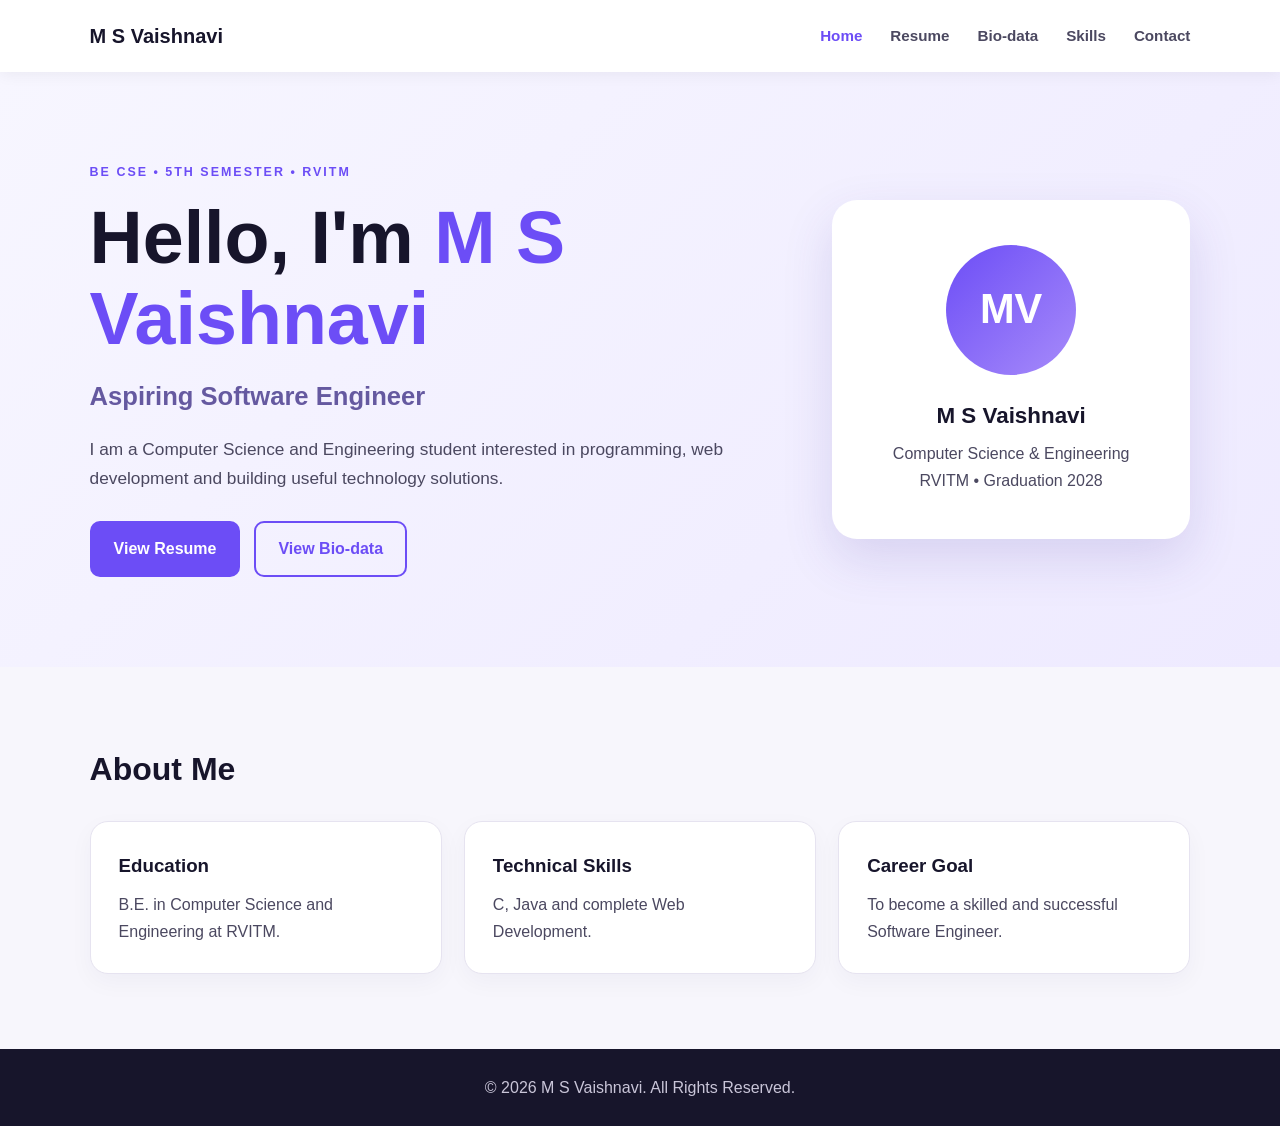
<file: MS_Vaishnavi_Resume_Biodata_Website/index.html>
<!DOCTYPE html>
<html lang="en">
<head>
  <meta charset="UTF-8">
  <meta name="viewport" content="width=device-width, initial-scale=1.0">
  <title>M S Vaishnavi | Portfolio</title>
  <link rel="stylesheet" href="css/style.css">
</head>
<body>
<header>
  <nav class="navbar">
    <div class="logo">M S Vaishnavi</div>
    <button class="menu-toggle" aria-label="Toggle menu">☰</button>
    <ul class="nav-links">
      <li><a class="active" href="index.html">Home</a></li>
      <li><a href="resume.html">Resume</a></li>
      <li><a href="biodata.html">Bio-data</a></li>
      <li><a href="skills.html">Skills</a></li>
      <li><a href="contact.html">Contact</a></li>
    </ul>
  </nav>
</header>

<main>
  <section class="hero">
    <div class="hero-content">
      <p class="eyebrow">BE CSE • 5th Semester • RVITM</p>
      <h1>Hello, I'm <span>M S Vaishnavi</span></h1>
      <h2>Aspiring Software Engineer</h2>
      <p>
        I am a Computer Science and Engineering student interested in programming,
        web development and building useful technology solutions.
      </p>
      <div class="buttons">
        <a class="btn primary" href="resume.html">View Resume</a>
        <a class="btn secondary" href="biodata.html">View Bio-data</a>
      </div>
    </div>
    <div class="profile-card">
      <div class="avatar">MV</div>
      <h3>M S Vaishnavi</h3>
      <p>Computer Science & Engineering</p>
      <p>RVITM • Graduation 2028</p>
    </div>
  </section>

  <section class="section">
    <h2>About Me</h2>
    <div class="cards three">
      <article class="card">
        <h3>Education</h3>
        <p>B.E. in Computer Science and Engineering at RVITM.</p>
      </article>
      <article class="card">
        <h3>Technical Skills</h3>
        <p>C, Java and complete Web Development.</p>
      </article>
      <article class="card">
        <h3>Career Goal</h3>
        <p>To become a skilled and successful Software Engineer.</p>
      </article>
    </div>
  </section>
</main>

<footer>
  <p>© <span id="year"></span> M S Vaishnavi. All Rights Reserved.</p>
</footer>
<script src="js/script.js"></script>
</body>
</html>
</file>
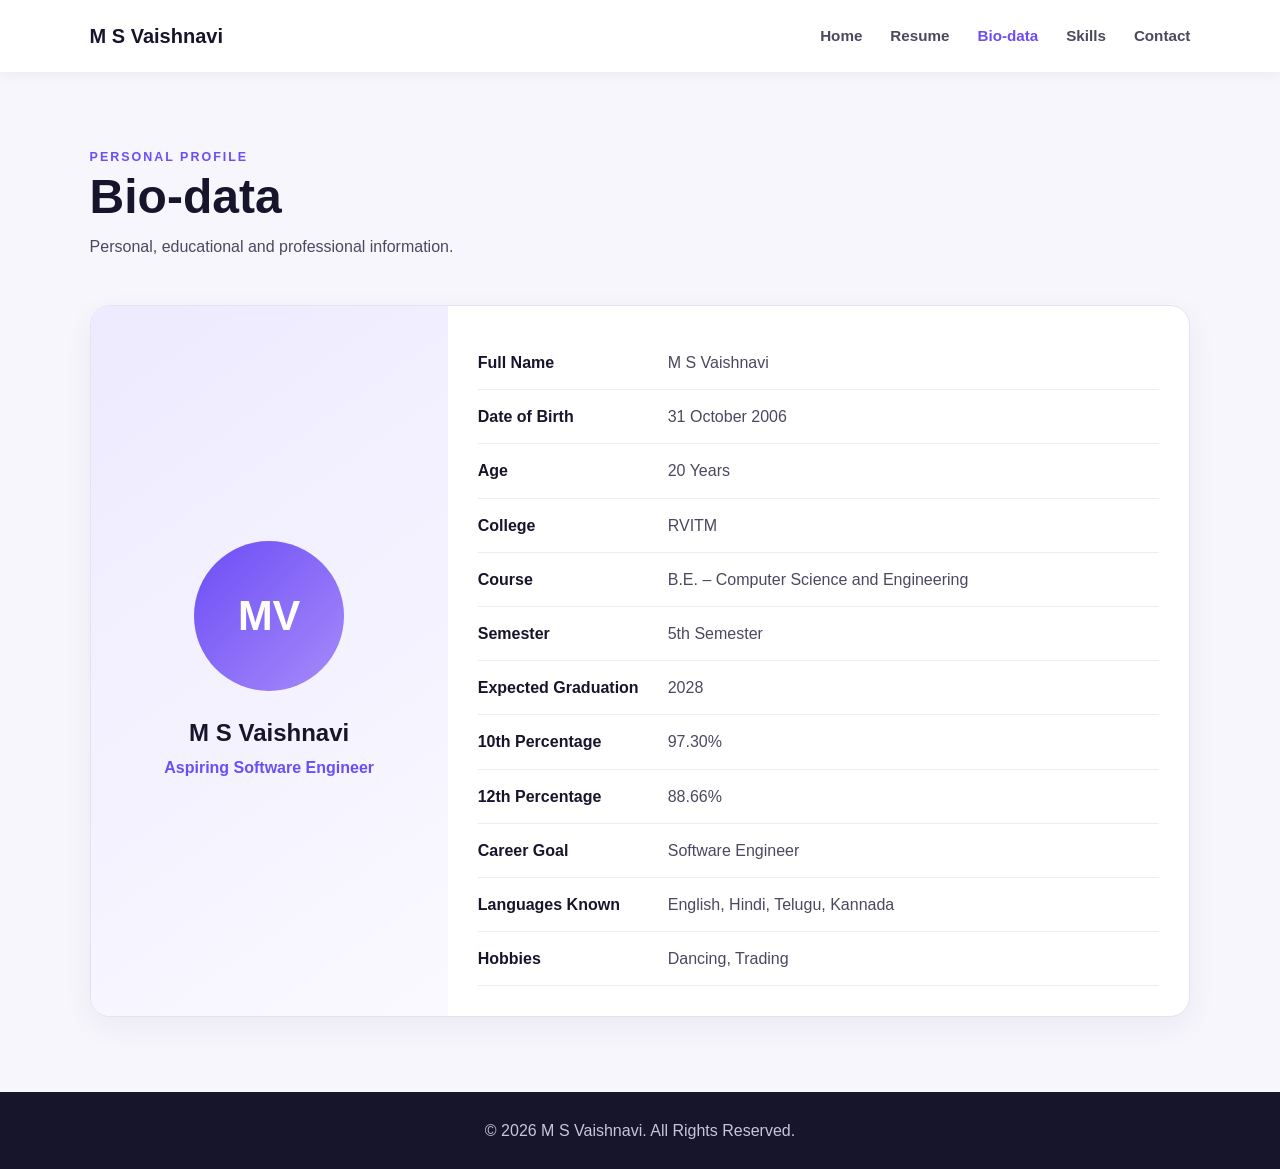
<file: MS_Vaishnavi_Resume_Biodata_Website/biodata.html>
<!DOCTYPE html>
<html lang="en">
<head>
  <meta charset="UTF-8">
  <meta name="viewport" content="width=device-width, initial-scale=1.0">
  <title>Bio-data | M S Vaishnavi</title>
  <link rel="stylesheet" href="css/style.css">
</head>
<body>
<header>
  <nav class="navbar">
    <div class="logo">M S Vaishnavi</div>
    <button class="menu-toggle" aria-label="Toggle menu">☰</button>
    <ul class="nav-links">
      <li><a href="index.html">Home</a></li>
      <li><a href="resume.html">Resume</a></li>
      <li><a class="active" href="biodata.html">Bio-data</a></li>
      <li><a href="skills.html">Skills</a></li>
      <li><a href="contact.html">Contact</a></li>
    </ul>
  </nav>
</header>

<main class="page">
  <div class="page-heading">
    <p class="eyebrow">PERSONAL PROFILE</p>
    <h1>Bio-data</h1>
    <p>Personal, educational and professional information.</p>
  </div>

  <section class="biodata-card">
    <div class="bio-photo">
      <div class="avatar large">MV</div>
      <h2>M S Vaishnavi</h2>
      <p>Aspiring Software Engineer</p>
    </div>

    <div class="bio-table">
      <div class="info-row"><strong>Full Name</strong><span>M S Vaishnavi</span></div>
      <div class="info-row"><strong>Date of Birth</strong><span>31 October 2006</span></div>
      <div class="info-row"><strong>Age</strong><span>20 Years</span></div>
      <div class="info-row"><strong>College</strong><span>RVITM</span></div>
      <div class="info-row"><strong>Course</strong><span>B.E. – Computer Science and Engineering</span></div>
      <div class="info-row"><strong>Semester</strong><span>5th Semester</span></div>
      <div class="info-row"><strong>Expected Graduation</strong><span>2028</span></div>
      <div class="info-row"><strong>10th Percentage</strong><span>97.30%</span></div>
      <div class="info-row"><strong>12th Percentage</strong><span>88.66%</span></div>
      <div class="info-row"><strong>Career Goal</strong><span>Software Engineer</span></div>
      <div class="info-row"><strong>Languages Known</strong><span>English, Hindi, Telugu, Kannada</span></div>
      <div class="info-row"><strong>Hobbies</strong><span>Dancing, Trading</span></div>
    </div>
  </section>
</main>

<footer>
  <p>© <span id="year"></span> M S Vaishnavi. All Rights Reserved.</p>
</footer>
<script src="js/script.js"></script>
</body>
</html>
</file>
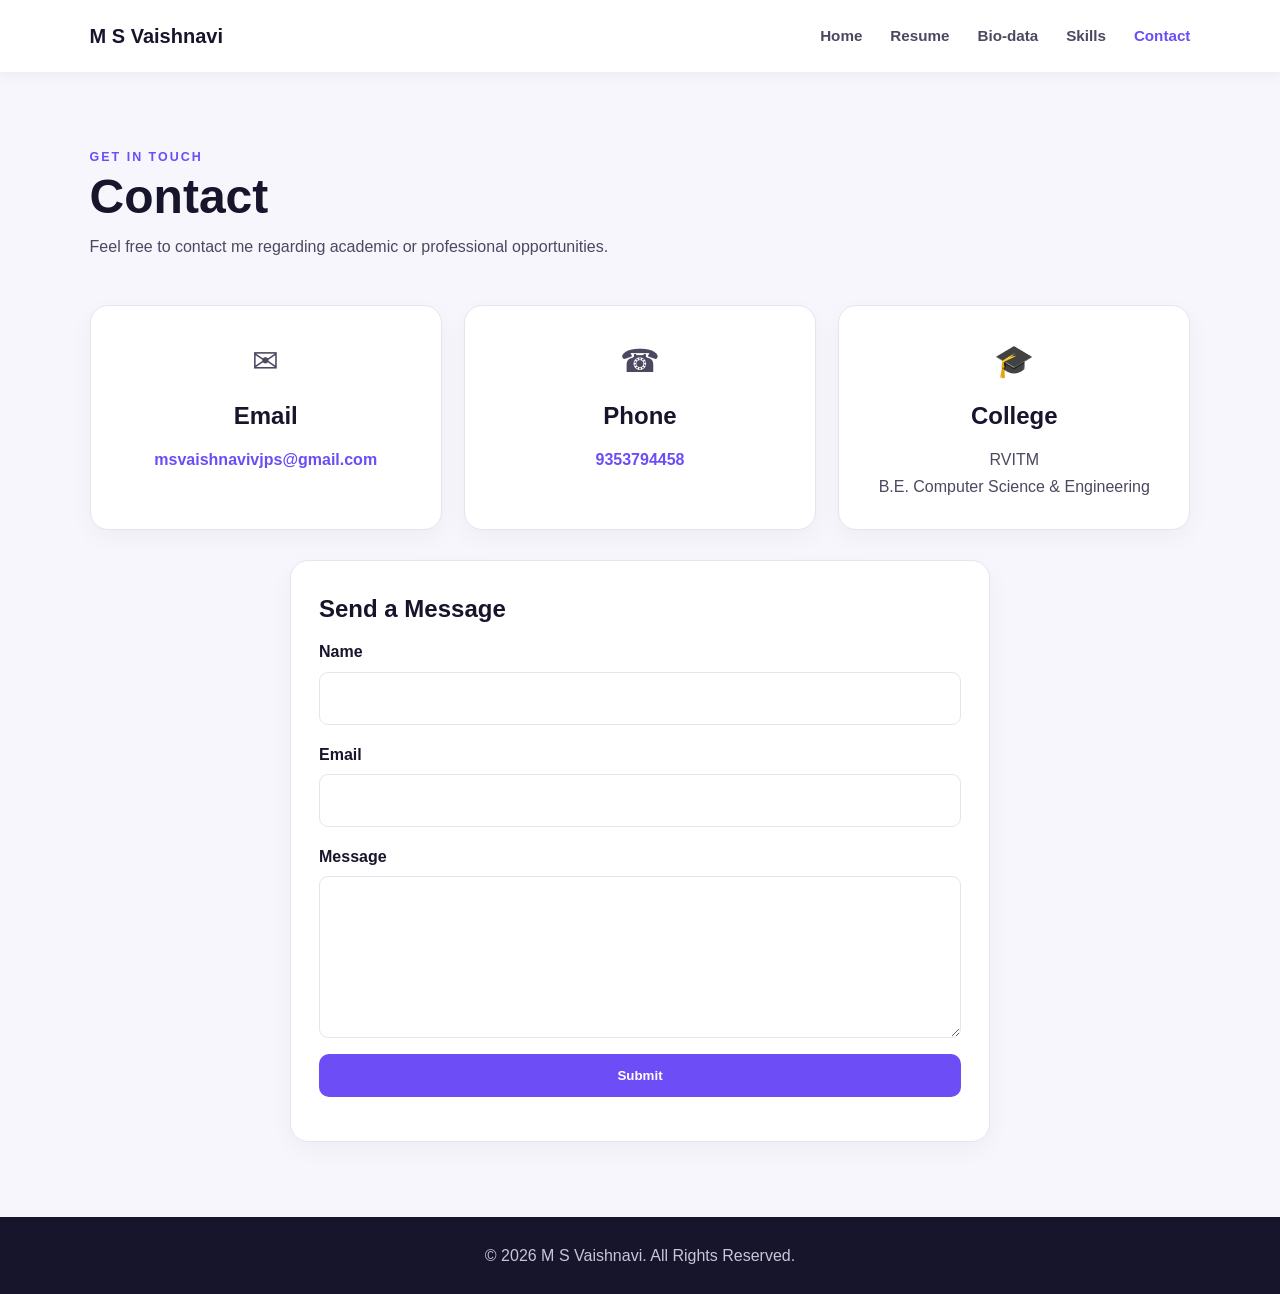
<file: MS_Vaishnavi_Resume_Biodata_Website/contact.html>
<!DOCTYPE html>
<html lang="en">
<head>
  <meta charset="UTF-8">
  <meta name="viewport" content="width=device-width, initial-scale=1.0">
  <title>Contact | M S Vaishnavi</title>
  <link rel="stylesheet" href="css/style.css">
</head>
<body>
<header>
  <nav class="navbar">
    <div class="logo">M S Vaishnavi</div>
    <button class="menu-toggle" aria-label="Toggle menu">☰</button>
    <ul class="nav-links">
      <li><a href="index.html">Home</a></li>
      <li><a href="resume.html">Resume</a></li>
      <li><a href="biodata.html">Bio-data</a></li>
      <li><a href="skills.html">Skills</a></li>
      <li><a class="active" href="contact.html">Contact</a></li>
    </ul>
  </nav>
</header>

<main class="page">
  <div class="page-heading">
    <p class="eyebrow">GET IN TOUCH</p>
    <h1>Contact</h1>
    <p>Feel free to contact me regarding academic or professional opportunities.</p>
  </div>

  <section class="contact-grid">
    <article class="contact-card">
      <div class="contact-icon">✉</div>
      <h2>Email</h2>
      <a href="mailto:msvaishnavivjps@gmail.com">msvaishnavivjps@gmail.com</a>
    </article>
    <article class="contact-card">
      <div class="contact-icon">☎</div>
      <h2>Phone</h2>
      <a href="tel:9353794458">9353794458</a>
    </article>
    <article class="contact-card">
      <div class="contact-icon">🎓</div>
      <h2>College</h2>
      <p>RVITM<br>B.E. Computer Science & Engineering</p>
    </article>
  </section>

  <section class="contact-form-box">
    <h2>Send a Message</h2>
    <form id="contactForm">
      <label>Name<input type="text" id="name" required></label>
      <label>Email<input type="email" id="email" required></label>
      <label>Message<textarea id="message" rows="5" required></textarea></label>
      <button class="btn primary" type="submit">Submit</button>
      <p id="formMessage" class="form-message"></p>
    </form>
  </section>
</main>

<footer>
  <p>© <span id="year"></span> M S Vaishnavi. All Rights Reserved.</p>
</footer>
<script src="js/script.js"></script>
</body>
</html>
</file>
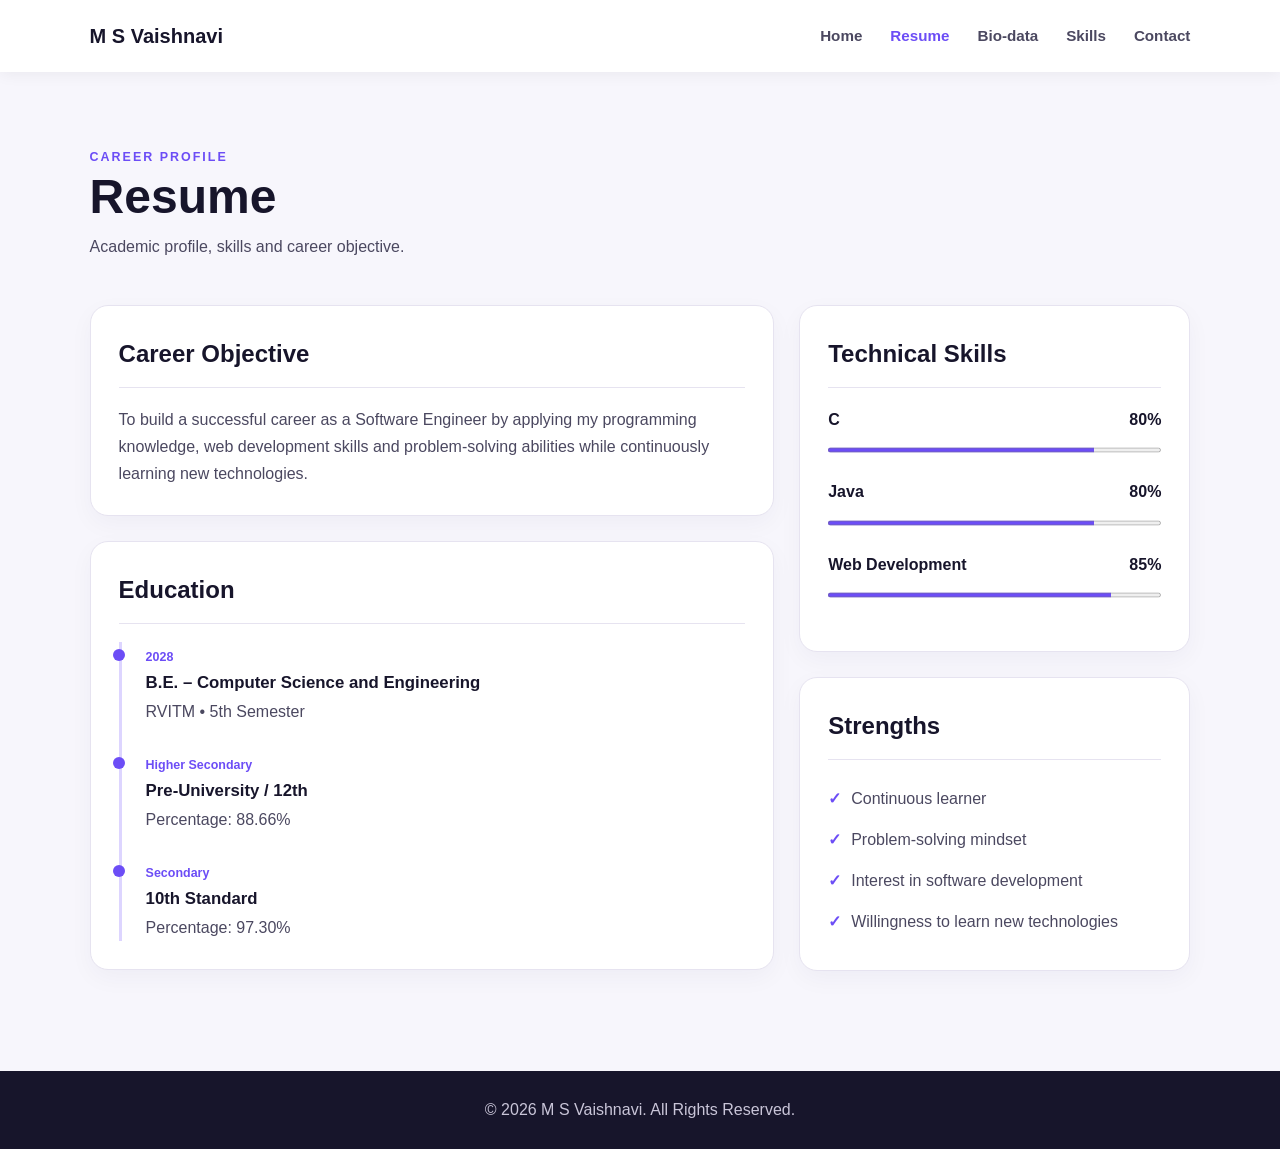
<file: MS_Vaishnavi_Resume_Biodata_Website/resume.html>
<!DOCTYPE html>
<html lang="en">
<head>
  <meta charset="UTF-8">
  <meta name="viewport" content="width=device-width, initial-scale=1.0">
  <title>Resume | M S Vaishnavi</title>
  <link rel="stylesheet" href="css/style.css">
</head>
<body>
<header>
  <nav class="navbar">
    <div class="logo">M S Vaishnavi</div>
    <button class="menu-toggle" aria-label="Toggle menu">☰</button>
    <ul class="nav-links">
      <li><a href="index.html">Home</a></li>
      <li><a class="active" href="resume.html">Resume</a></li>
      <li><a href="biodata.html">Bio-data</a></li>
      <li><a href="skills.html">Skills</a></li>
      <li><a href="contact.html">Contact</a></li>
    </ul>
  </nav>
</header>

<main class="page">
  <div class="page-heading">
    <p class="eyebrow">CAREER PROFILE</p>
    <h1>Resume</h1>
    <p>Academic profile, skills and career objective.</p>
  </div>

  <section class="resume-grid">
    <div>
      <article class="resume-box">
        <h2>Career Objective</h2>
        <p>
          To build a successful career as a Software Engineer by applying my
          programming knowledge, web development skills and problem-solving
          abilities while continuously learning new technologies.
        </p>
      </article>

      <article class="resume-box">
        <h2>Education</h2>
        <div class="timeline">
          <div class="timeline-item">
            <span>2028</span>
            <h3>B.E. – Computer Science and Engineering</h3>
            <p>RVITM • 5th Semester</p>
          </div>
          <div class="timeline-item">
            <span>Higher Secondary</span>
            <h3>Pre-University / 12th</h3>
            <p>Percentage: 88.66%</p>
          </div>
          <div class="timeline-item">
            <span>Secondary</span>
            <h3>10th Standard</h3>
            <p>Percentage: 97.30%</p>
          </div>
        </div>
      </article>
    </div>

    <aside>
      <article class="resume-box">
        <h2>Technical Skills</h2>
        <div class="skill-bar"><div><span>C</span><b>80%</b></div><progress value="80" max="100"></progress></div>
        <div class="skill-bar"><div><span>Java</span><b>80%</b></div><progress value="80" max="100"></progress></div>
        <div class="skill-bar"><div><span>Web Development</span><b>85%</b></div><progress value="85" max="100"></progress></div>
      </article>

      <article class="resume-box">
        <h2>Strengths</h2>
        <ul class="check-list">
          <li>Continuous learner</li>
          <li>Problem-solving mindset</li>
          <li>Interest in software development</li>
          <li>Willingness to learn new technologies</li>
        </ul>
      </article>
    </aside>
  </section>
</main>

<footer>
  <p>© <span id="year"></span> M S Vaishnavi. All Rights Reserved.</p>
</footer>
<script src="js/script.js"></script>
</body>
</html>
</file>
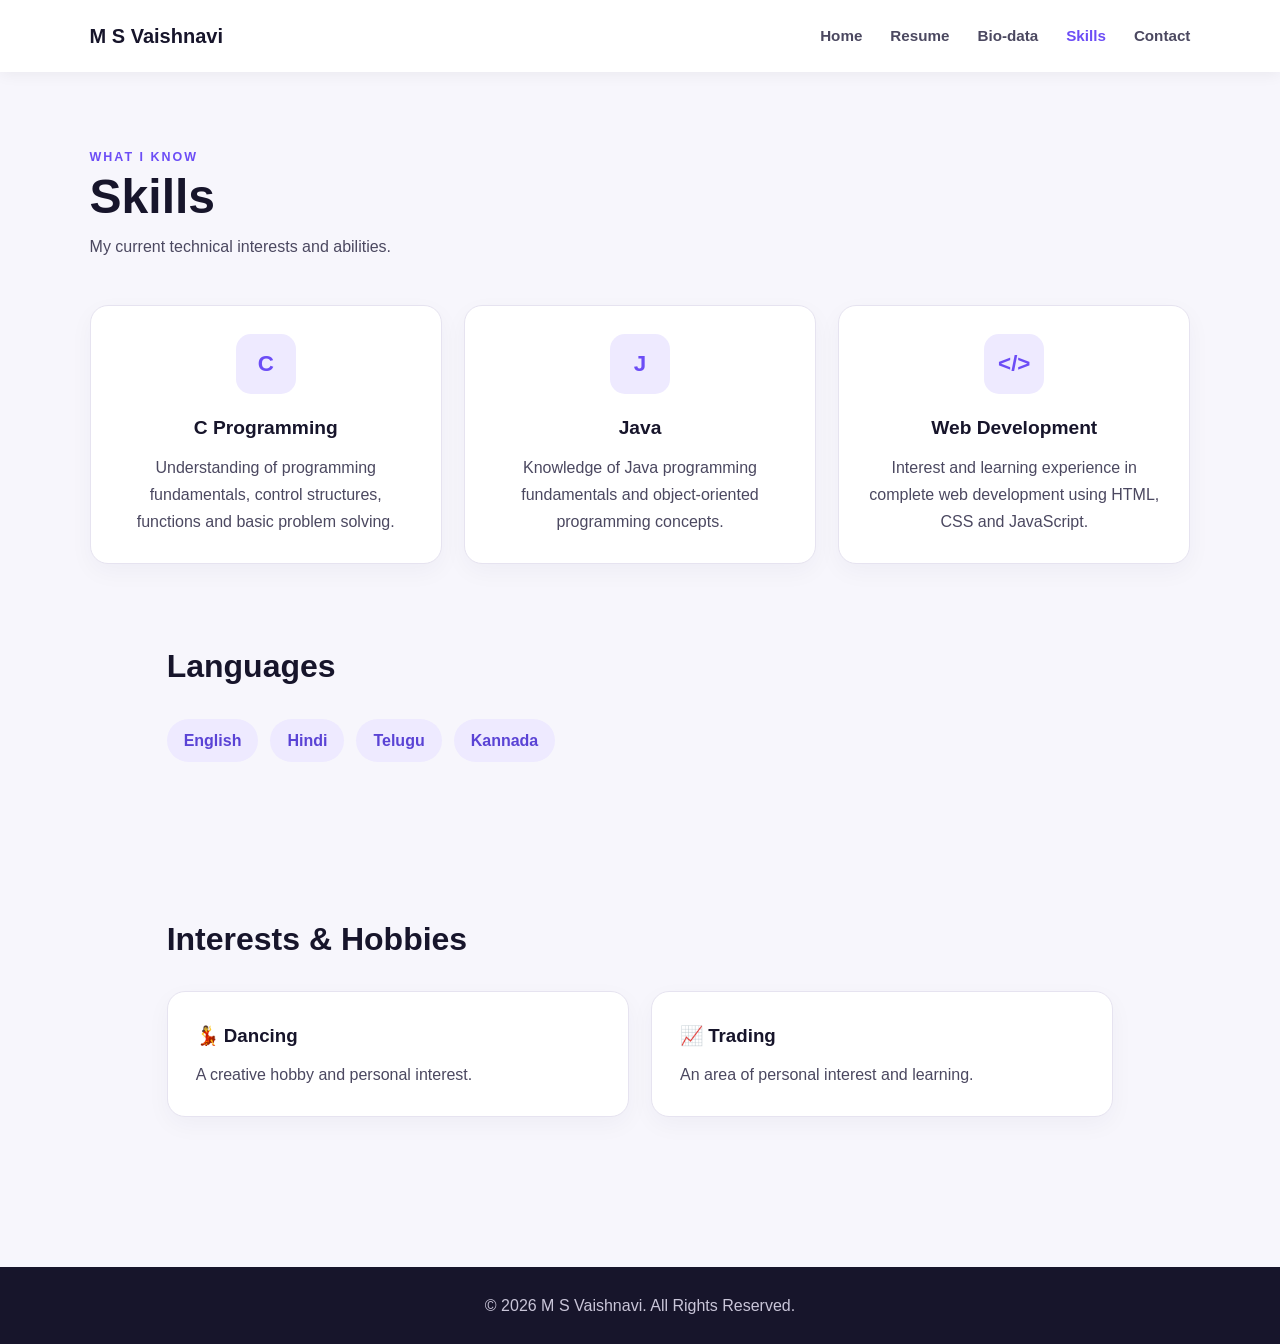
<file: MS_Vaishnavi_Resume_Biodata_Website/skills.html>
<!DOCTYPE html>
<html lang="en">
<head>
  <meta charset="UTF-8">
  <meta name="viewport" content="width=device-width, initial-scale=1.0">
  <title>Skills | M S Vaishnavi</title>
  <link rel="stylesheet" href="css/style.css">
</head>
<body>
<header>
  <nav class="navbar">
    <div class="logo">M S Vaishnavi</div>
    <button class="menu-toggle" aria-label="Toggle menu">☰</button>
    <ul class="nav-links">
      <li><a href="index.html">Home</a></li>
      <li><a href="resume.html">Resume</a></li>
      <li><a href="biodata.html">Bio-data</a></li>
      <li><a class="active" href="skills.html">Skills</a></li>
      <li><a href="contact.html">Contact</a></li>
    </ul>
  </nav>
</header>

<main class="page">
  <div class="page-heading">
    <p class="eyebrow">WHAT I KNOW</p>
    <h1>Skills</h1>
    <p>My current technical interests and abilities.</p>
  </div>

  <section class="cards three">
    <article class="skill-card">
      <div class="icon">C</div>
      <h2>C Programming</h2>
      <p>Understanding of programming fundamentals, control structures, functions and basic problem solving.</p>
    </article>
    <article class="skill-card">
      <div class="icon">J</div>
      <h2>Java</h2>
      <p>Knowledge of Java programming fundamentals and object-oriented programming concepts.</p>
    </article>
    <article class="skill-card">
      <div class="icon">&lt;/&gt;</div>
      <h2>Web Development</h2>
      <p>Interest and learning experience in complete web development using HTML, CSS and JavaScript.</p>
    </article>
  </section>

  <section class="section">
    <h2>Languages</h2>
    <div class="tag-list">
      <span>English</span><span>Hindi</span><span>Telugu</span><span>Kannada</span>
    </div>
  </section>

  <section class="section">
    <h2>Interests & Hobbies</h2>
    <div class="cards two">
      <article class="card"><h3>💃 Dancing</h3><p>A creative hobby and personal interest.</p></article>
      <article class="card"><h3>📈 Trading</h3><p>An area of personal interest and learning.</p></article>
    </div>
  </section>
</main>

<footer>
  <p>© <span id="year"></span> M S Vaishnavi. All Rights Reserved.</p>
</footer>
<script src="js/script.js"></script>
</body>
</html>
</file>
<file: MS_Vaishnavi_Resume_Biodata_Website/css/style.css>
*{box-sizing:border-box;margin:0;padding:0}
:root{--primary:#6c4df6;--secondary:#8b5cf6;--dark:#17152b;--text:#4b4860;--light:#f7f6fc;--white:#fff;--border:#e6e3f0}
html{scroll-behavior:smooth}
body{font-family:Arial,Helvetica,sans-serif;color:var(--text);background:var(--light);line-height:1.7}
a{text-decoration:none;color:inherit}
.navbar{height:72px;background:rgba(255,255,255,.96);display:flex;align-items:center;justify-content:space-between;padding:0 7%;box-shadow:0 2px 15px rgba(0,0,0,.06);position:sticky;top:0;z-index:100}
.logo{font-size:1.25rem;font-weight:800;color:var(--dark)}
.nav-links{display:flex;gap:28px;list-style:none}
.nav-links a{font-weight:600;font-size:.95rem;transition:.25s}
.nav-links a:hover,.nav-links a.active{color:var(--primary)}
.menu-toggle{display:none;border:0;background:none;font-size:1.7rem}
.hero{min-height:590px;padding:90px 7%;display:grid;grid-template-columns:1.5fr .8fr;gap:70px;align-items:center;background:linear-gradient(135deg,#f7f6ff,#eeeaff)}
.eyebrow{color:var(--primary);font-weight:800;letter-spacing:2px;font-size:.78rem;text-transform:uppercase}
.hero h1{font-size:clamp(2.5rem,6vw,4.6rem);line-height:1.1;color:var(--dark);margin:15px 0}
.hero h1 span{color:var(--primary)}
.hero h2{font-size:1.6rem;color:#6559a0;margin-bottom:16px}
.hero-content>p:not(.eyebrow){max-width:650px;font-size:1.08rem}
.buttons{display:flex;gap:14px;margin-top:28px}
.btn{display:inline-block;border-radius:10px;padding:12px 22px;font-weight:700;border:2px solid transparent;cursor:pointer}
.btn.primary{background:var(--primary);color:#fff}
.btn.primary:hover{background:#573bd9}
.btn.secondary{border-color:var(--primary);color:var(--primary)}
.profile-card{background:#fff;border-radius:25px;padding:45px 25px;text-align:center;box-shadow:0 20px 50px rgba(72,52,160,.15)}
.avatar{width:130px;height:130px;margin:0 auto 22px;border-radius:50%;background:linear-gradient(135deg,var(--primary),#a78bfa);color:#fff;display:flex;align-items:center;justify-content:center;font-size:2.6rem;font-weight:800}
.avatar.large{width:150px;height:150px}
.profile-card h3{font-size:1.4rem;color:var(--dark);margin-bottom:5px}
.section,.page{padding:75px 7%}
.section>h2{color:var(--dark);font-size:2rem;margin-bottom:25px}
.cards{display:grid;gap:22px}.cards.three{grid-template-columns:repeat(3,1fr)}.cards.two{grid-template-columns:repeat(2,1fr)}
.card,.skill-card,.resume-box,.contact-card,.contact-form-box{background:#fff;border:1px solid var(--border);border-radius:18px;padding:28px;box-shadow:0 8px 25px rgba(30,20,80,.04)}
.card h3,.skill-card h2,.resume-box h2,.contact-card h2,.contact-form-box h2{color:var(--dark);margin-bottom:9px}
footer{background:var(--dark);color:#c9c5d8;text-align:center;padding:25px}
.page{min-height:calc(100vh - 145px)}
.page-heading{margin-bottom:45px}.page-heading h1{font-size:3rem;color:var(--dark);line-height:1.2}.page-heading p:last-child{margin-top:7px}
.resume-grid{display:grid;grid-template-columns:1.4fr .8fr;gap:25px}.resume-box{margin-bottom:25px}
.resume-box h2{border-bottom:1px solid var(--border);padding-bottom:12px;margin-bottom:18px}
.timeline{border-left:3px solid #ddd5ff;padding-left:24px}.timeline-item{position:relative;margin-bottom:25px}.timeline-item:last-child{margin-bottom:0}.timeline-item:before{content:"";position:absolute;left:-33px;top:7px;width:12px;height:12px;border-radius:50%;background:var(--primary)}.timeline-item span{font-size:.78rem;color:var(--primary);font-weight:800}.timeline-item h3{color:var(--dark);font-size:1.05rem}
.skill-bar{margin:18px 0}.skill-bar div{display:flex;justify-content:space-between;font-weight:700;color:var(--dark)}progress{width:100%;height:10px;accent-color:var(--primary)}
.check-list{list-style:none}.check-list li{padding:7px 0}.check-list li:before{content:"✓";color:var(--primary);font-weight:bold;margin-right:10px}
.biodata-card{background:#fff;border-radius:20px;display:grid;grid-template-columns:.65fr 1.35fr;overflow:hidden;border:1px solid var(--border);box-shadow:0 10px 30px rgba(30,20,80,.06)}
.bio-photo{background:linear-gradient(145deg,#eeeaff,#faf9ff);display:flex;flex-direction:column;align-items:center;justify-content:center;padding:50px;text-align:center}.bio-photo h2{color:var(--dark)}.bio-photo p{color:var(--primary);font-weight:600}
.bio-table{padding:30px}.info-row{display:grid;grid-template-columns:190px 1fr;padding:13px 0;border-bottom:1px solid #eee}.info-row strong{color:var(--dark)}
.skill-card{text-align:center}.icon{width:60px;height:60px;margin:0 auto 18px;border-radius:15px;background:#eeeaff;color:var(--primary);display:flex;align-items:center;justify-content:center;font-size:1.4rem;font-weight:800}.skill-card h2{font-size:1.2rem}
.tag-list{display:flex;gap:12px;flex-wrap:wrap}.tag-list span{background:#eeeaff;color:#5a43d5;padding:8px 17px;border-radius:30px;font-weight:700}
.contact-grid{display:grid;grid-template-columns:repeat(3,1fr);gap:22px}.contact-card{text-align:center}.contact-icon{font-size:2rem;margin-bottom:8px}.contact-card a{color:var(--primary);font-weight:700}.contact-form-box{max-width:700px;margin:30px auto 0}.contact-form-box form{display:grid;gap:16px}.contact-form-box label{font-weight:700;color:var(--dark)}input,textarea{display:block;width:100%;margin-top:6px;padding:12px 14px;border:1px solid var(--border);border-radius:9px;font:inherit;outline:none}input:focus,textarea:focus{border-color:var(--primary)}.form-message{font-weight:700;color:var(--primary)}
@media(max-width:800px){.menu-toggle{display:block}.nav-links{display:none;position:absolute;top:72px;left:0;right:0;background:#fff;flex-direction:column;padding:20px 7%;gap:15px;box-shadow:0 10px 20px rgba(0,0,0,.08)}.nav-links.show{display:flex}.hero{grid-template-columns:1fr;padding-top:65px}.cards.three,.cards.two,.resume-grid,.contact-grid,.biodata-card{grid-template-columns:1fr}.bio-photo{padding:35px}.info-row{grid-template-columns:1fr;gap:2px}.page-heading h1{font-size:2.5rem}}
</file>
